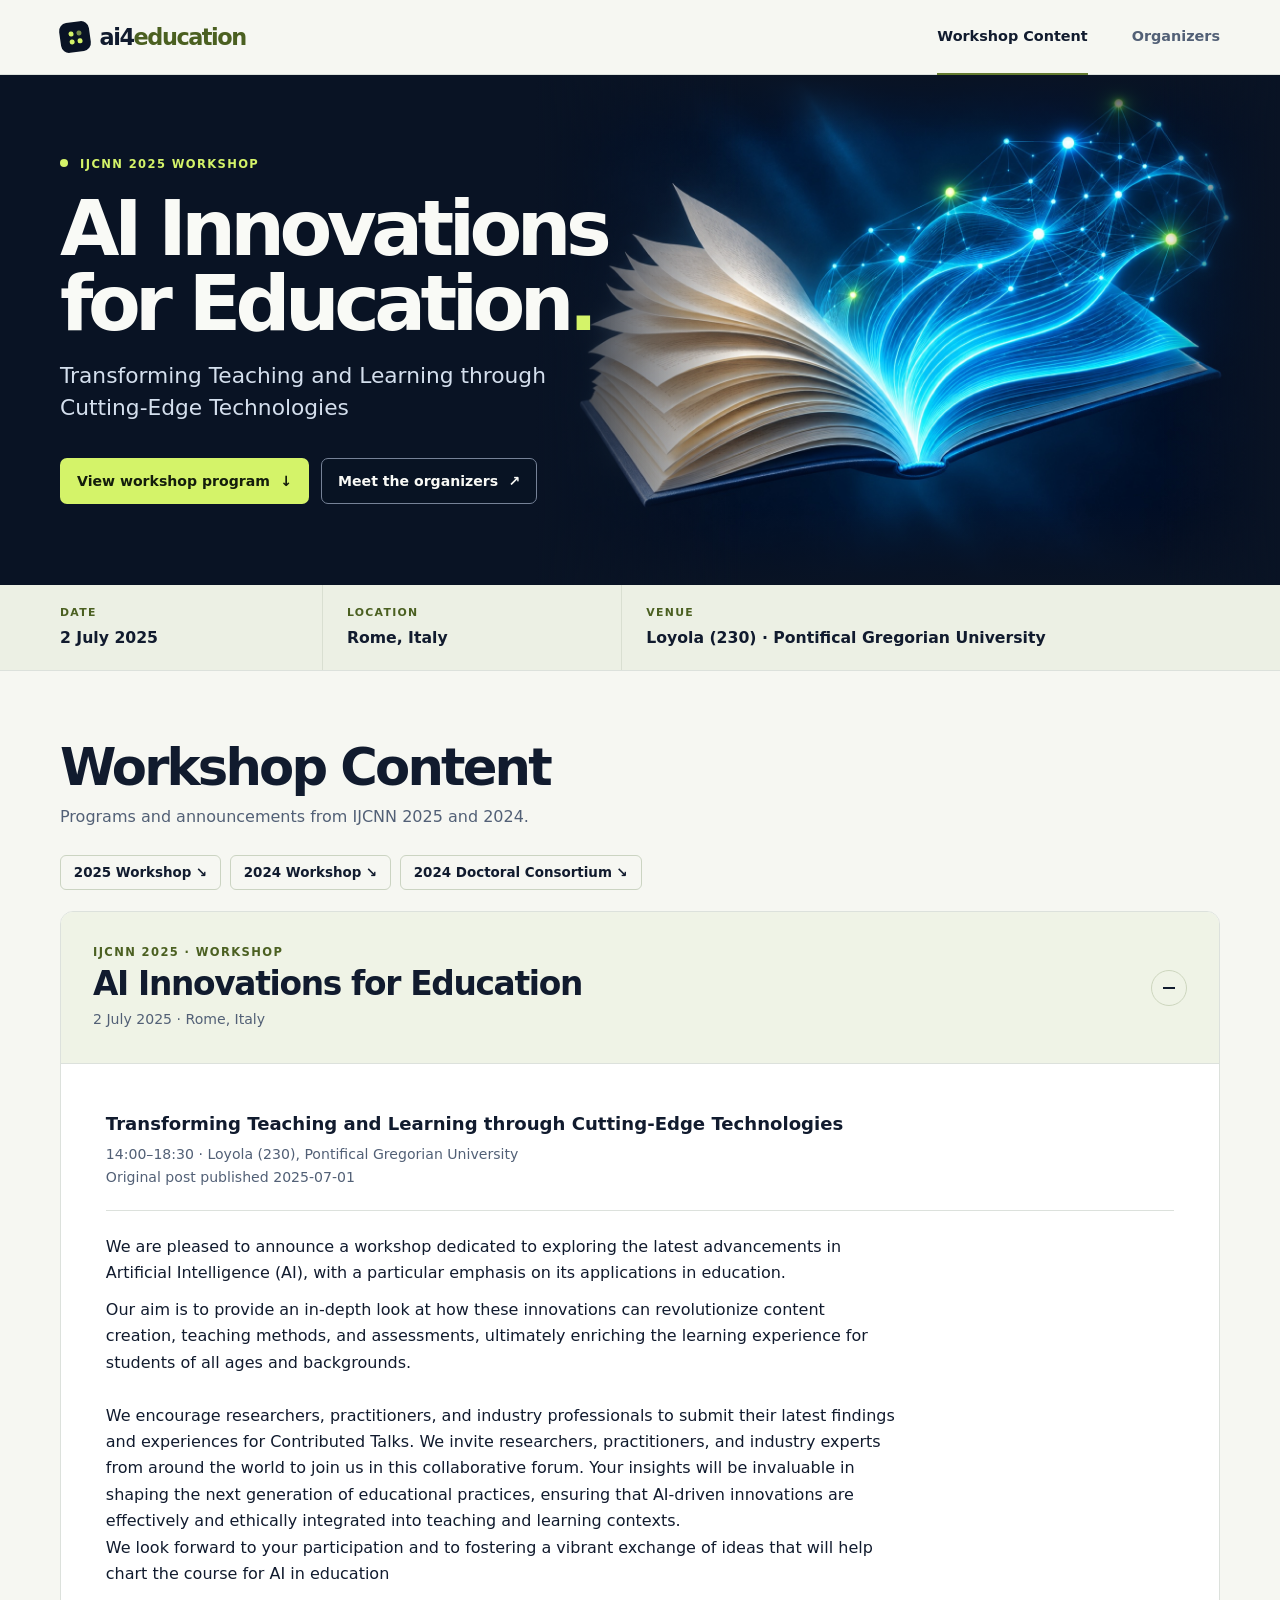
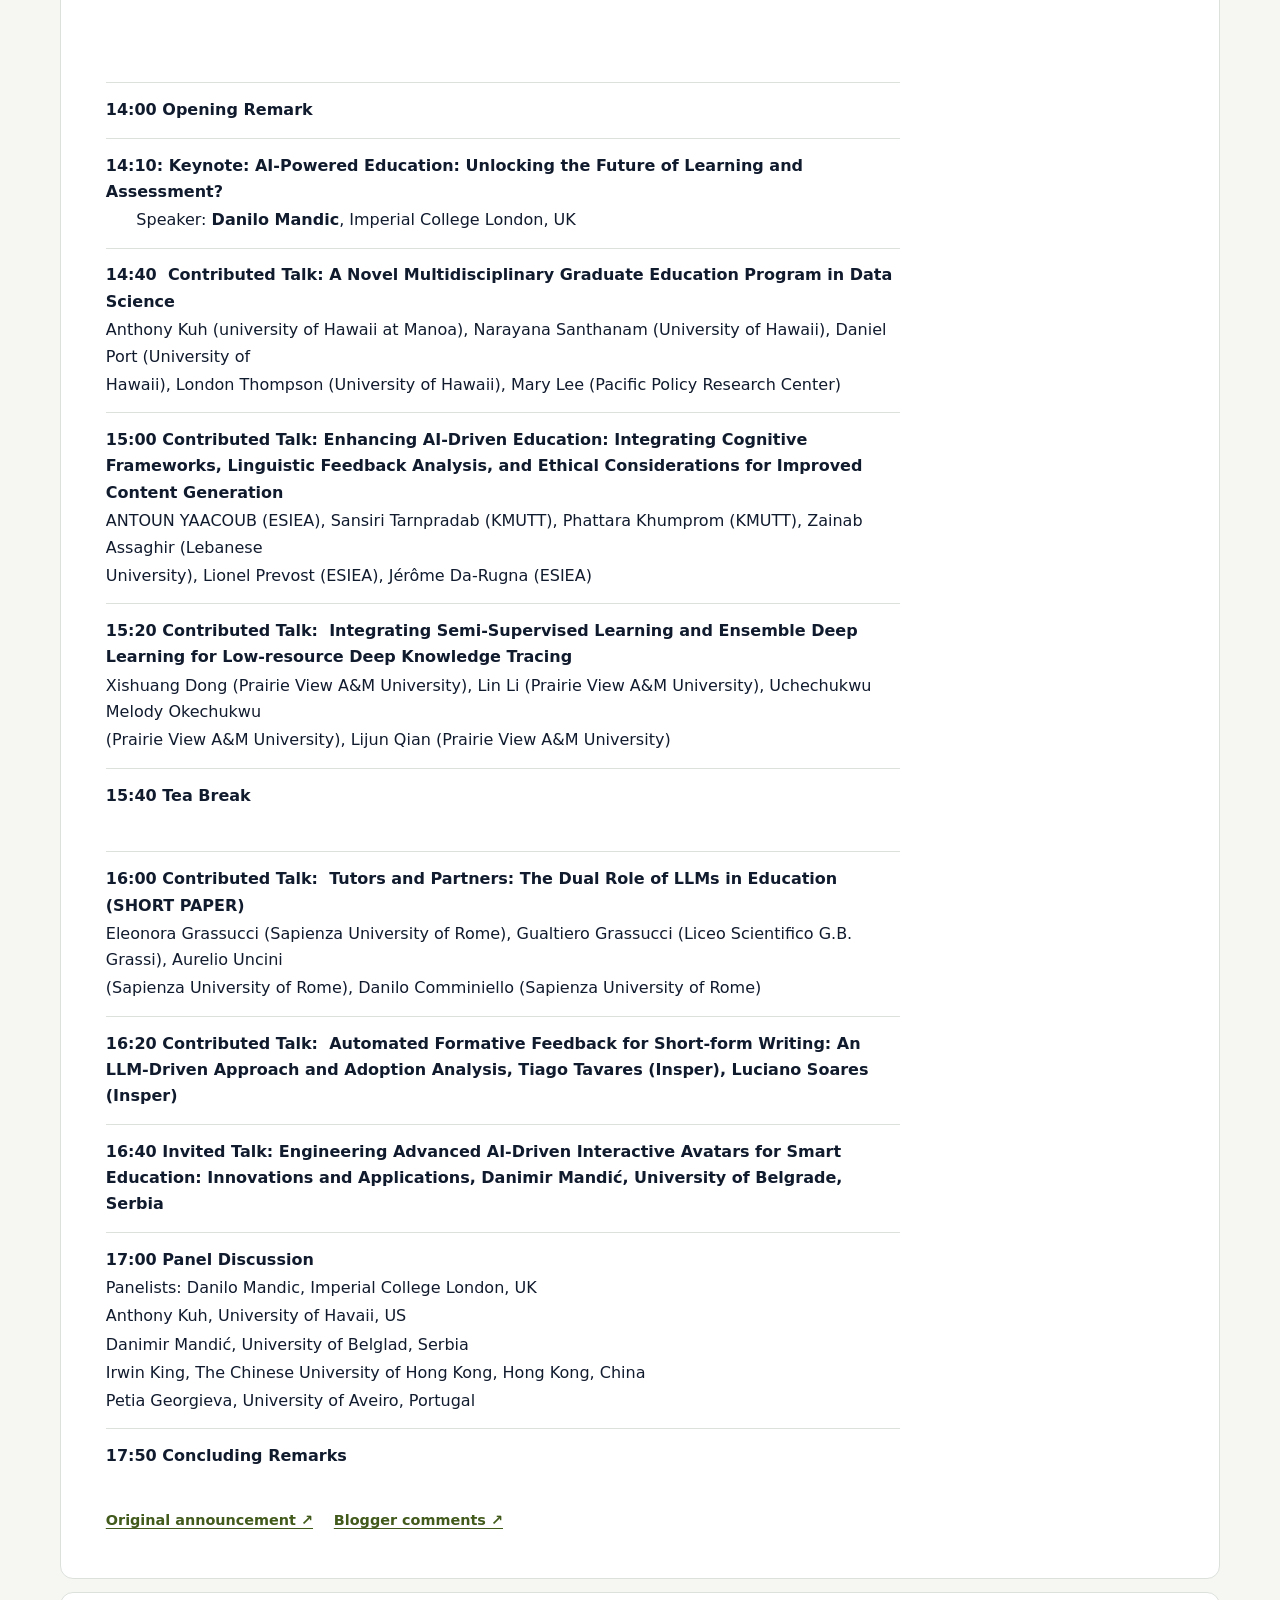
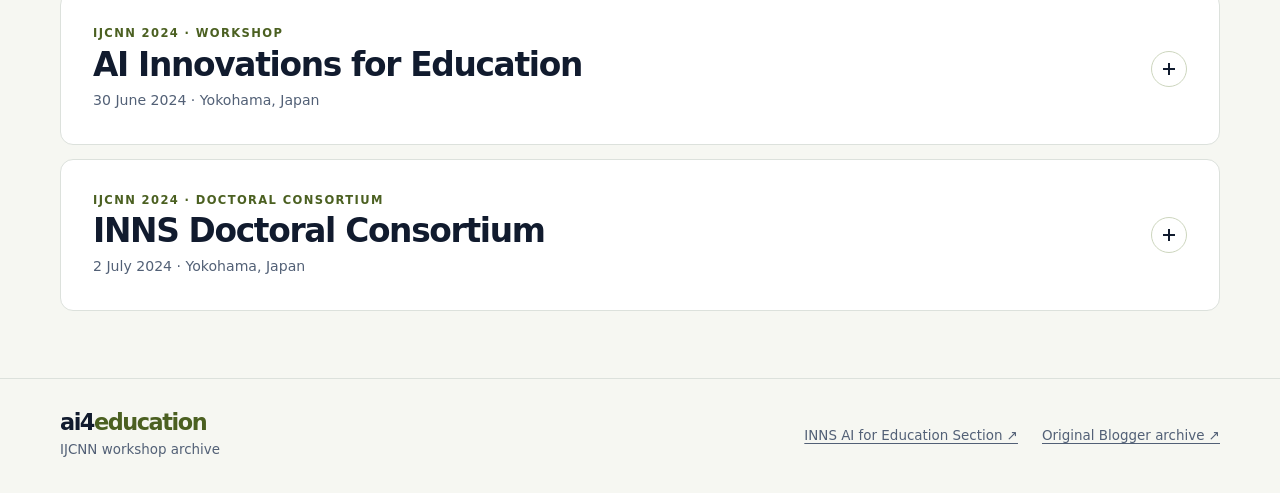
<file: index.html>
<!doctype html>
<html lang="en">
<head>
  <meta charset="utf-8">
  <meta name="viewport" content="width=device-width, initial-scale=1">
  <meta name="description" content="IJCNN workshops on AI Innovations for Education and the INNS Doctoral Consortium archive.">
  <meta name="theme-color" content="#f6f7f2">
  <title>Workshop Content | ai4education</title>
  <link rel="stylesheet" href="./assets/site.css">
  <script src="./assets/site.js" defer></script>
</head>
<body>
<a class="skip" href="#main">Skip to content</a>
<header class="site-header">
  <div class="wrap topbar">
    <a class="brand" href="./index.html"><span class="brand-mark" aria-hidden="true"><i></i><i></i><i></i><i></i></span>ai4<span>education</span></a>
    <nav aria-label="Main navigation">
      <a href="./index.html" aria-current="page">Workshop Content</a>
      <a href="./organizers.html">Organizers</a>
    </nav>
  </div>
</header>
<main id="main">

<section class="hero" aria-labelledby="workshop-title">
  <div class="wrap hero-inner">
    <div class="hero-copy">
      <p class="eyebrow"><span class="signal"></span> IJCNN 2025 Workshop</p>
      <h1 id="workshop-title">AI Innovations<br>for Education<span>.</span></h1>
      <p class="hero-description">Transforming Teaching and Learning through Cutting-Edge Technologies</p>
      <div class="hero-actions">
        <a class="button button-primary" href="#rome-2025">View workshop program <span aria-hidden="true">↓</span></a>
        <a class="button button-ghost" href="./organizers.html">Meet the organizers <span aria-hidden="true">↗</span></a>
      </div>
    </div>
    <div class="hero-art"><img src="./assets/hero.jpg" width="1550" height="1162" alt=""></div>
  </div>
</section>
<div class="event-strip">
  <div class="wrap fact-grid">
    <div><span>DATE</span><strong>2 July 2025</strong></div>
    <div><span>LOCATION</span><strong>Rome, Italy</strong></div>
    <div><span>VENUE</span><strong>Loyola (230) · Pontifical Gregorian University</strong></div>
  </div>
</div>
<section class="wrap content-section" aria-labelledby="content-title">
  <header class="section-header"><div><h2 id="content-title">Workshop Content</h2><p>Programs and announcements from IJCNN 2025 and 2024.</p></div></header>
  <nav class="event-nav" aria-label="Workshop archive">
    <a href="#rome-2025">2025 Workshop <span aria-hidden="true">↘</span></a>
    <a href="#yokohama-2024">2024 Workshop <span aria-hidden="true">↘</span></a>
    <a href="#doctoral-2024">2024 Doctoral Consortium <span aria-hidden="true">↘</span></a>
  </nav>
  <details class="event" id="rome-2025" open>
  <summary>
    <span class="event-summary">
      <span class="eyebrow">IJCNN 2025 · Workshop</span>
      <span class="event-name">AI Innovations for Education</span>
      <span class="event-date"><time datetime="2025-07-02">2 July 2025</time> · Rome, Italy</span>
    </span>
    <span class="expand" aria-hidden="true"></span>
  </summary>
  <article class="event-body" aria-label="IJCNN 2025 · Workshop">
    <header class="article-header">
      <p>Transforming Teaching and Learning through Cutting-Edge Technologies</p>
      <span>14:00–18:30 · Loyola (230), Pontifical Gregorian University</span>
      <span>Original post published <time datetime="2025-07-01">2025-07-01</time></span>
    </header>
    <div class="original-body">
<div><p>We are pleased to announce a workshop dedicated to exploring the latest advancements in Artificial Intelligence (AI), with a particular emphasis on its applications in education. </p></div><div><div><div><p>Our aim is to provide an in-depth look at how these innovations can revolutionize content creation, teaching methods, and assessments, ultimately enriching the learning experience for students of all ages and backgrounds.<br><br>We encourage researchers, practitioners, and industry professionals to submit their latest findings and experiences for Contributed Talks. We invite researchers, practitioners, and industry experts from around the world to join us in this collaborative forum. Your insights will be invaluable in shaping the next generation of educational practices, ensuring that AI-driven innovations are effectively and ethically integrated into teaching and learning contexts.<br>We look forward to your participation and to fostering a vibrant exchange of ideas that will help chart the course for AI in education</p></div></div></div><p><strong><br></strong></p><p><strong><br></strong></p><div class="agenda"><div class="agenda-row"><p><strong>14:00 Opening Remark</strong></p></div><div class="agenda-row"><p><strong>14:10: Keynote:</strong> AI-Powered Education: Unlocking the Future of Learning and Assessment?</p><p>      Speaker: <strong>Danilo Mandic</strong>, Imperial College London, UK</p></div><div class="agenda-row"><p><strong>14:40 </strong> <strong>Contributed Talk</strong>: A Novel Multidisciplinary Graduate Education Program in Data Science</p><p>Anthony Kuh (university of Hawaii at Manoa), Narayana Santhanam (University of Hawaii), Daniel Port (University of</p><p>Hawaii), London Thompson (University of Hawaii), Mary Lee (Pacific Policy Research Center)</p></div><div class="agenda-row"><p><strong>15:00 Contributed Talk</strong>: Enhancing AI-Driven Education: Integrating Cognitive Frameworks, Linguistic Feedback Analysis, and Ethical Considerations for Improved Content Generation</p><p>ANTOUN YAACOUB (ESIEA), Sansiri Tarnpradab (KMUTT), Phattara Khumprom (KMUTT), Zainab Assaghir (Lebanese</p><p>University), Lionel Prevost (ESIEA), Jérôme Da-Rugna (ESIEA)</p></div><div class="agenda-row"><p><strong>15:20 Contributed Talk:</strong>  Integrating Semi-Supervised Learning and Ensemble Deep Learning for Low-resource Deep Knowledge Tracing</p><p>Xishuang Dong (Prairie View A&amp;M University), Lin Li (Prairie View A&amp;M University), Uchechukwu Melody Okechukwu</p><p>(Prairie View A&amp;M University), Lijun Qian (Prairie View A&amp;M University)</p></div><div class="agenda-row"><p><strong>15:40 Tea Break</strong></p><p><strong><br></strong></p></div><div class="agenda-row"><p><strong>16:00 Contributed Talk</strong>:  Tutors and Partners: The Dual Role of LLMs in Education (SHORT PAPER)</p><p>Eleonora Grassucci (Sapienza University of Rome), Gualtiero Grassucci (Liceo Scientifico G.B. Grassi), Aurelio Uncini</p><p>(Sapienza University of Rome), Danilo Comminiello (Sapienza University of Rome)</p></div><div class="agenda-row"><p><strong>16:20 Contributed Talk</strong>:  Automated Formative Feedback for Short-form Writing: An LLM-Driven Approach and Adoption Analysis, Tiago Tavares (Insper), Luciano Soares (Insper)</p></div><div class="agenda-row"><p><strong>16:40 Invited Talk:</strong> Engineering Advanced AI-Driven Interactive Avatars for Smart Education: Innovations and Applications, Danimir Mandić, University of Belgrade, Serbia</p></div><div class="agenda-row"><p><strong>17:00 Panel Discussion</strong></p><p>Panelists: Danilo Mandic, Imperial College London, UK</p><p>Anthony Kuh, University of Havaii, US</p><p>Danimir Mandić, University of Belglad, Serbia</p><p>Irwin King, The Chinese University of Hong Kong, Hong Kong, China</p><p>Petia Georgieva, University of Aveiro, Portugal</p></div><div class="agenda-row"><p><strong>17:50 Concluding Remarks</strong></p>
</div></div></div>

    <div class="source-links"><a href="https://ai4edu.blogspot.com/2025/07/ijcnn-2025-workshop-on-ai-innovations.html">Original announcement ↗</a><a href="https://ai4edu.blogspot.com/2025/07/ijcnn-2025-workshop-on-ai-innovations.html#comments">Blogger comments ↗</a></div>
  </article>
</details><details class="event" id="yokohama-2024">
  <summary>
    <span class="event-summary">
      <span class="eyebrow">IJCNN 2024 · Workshop</span>
      <span class="event-name">AI Innovations for Education</span>
      <span class="event-date"><time datetime="2024-06-30">30 June 2024</time> · Yokohama, Japan</span>
    </span>
    <span class="expand" aria-hidden="true"></span>
  </summary>
  <article class="event-body" aria-label="IJCNN 2024 · Workshop">
    <header class="article-header">
      <p>Transforming Teaching and Learning through Cutting-Edge Technologies</p>
      <span>08:30–12:40 · Room 423, Pacifico Yokohama Conference Center</span>
      <span>Original post published <time datetime="2024-06-25">2024-06-25</time></span>
    </header>
    <div class="original-body">
<p> IJCNN 2024 Workshop: AI Innovations for Education: Transforming Teaching and Learning through Cutting-Edge Technologies</p><div><br><p>Time: 8:30 - 12:40,  Sunday, 30 June, 2024</p><p>Venue: Room 423, Pacifico Yokoyama Conference Center</p><br><br><br><h3>Overview</h3><p>In this workshop, we will explore the latest advancements in AI technology, with a particular focus on its applications in education. Our aim is to provide an in-depth understanding of how these innovations can revolutionize content creation, teaching methods, and assessments. Topics may include Augmented Reality (AR), Virtual Reality (VR), Gamification, Generative AI for content creation, language learning, administrative task automation, accessibility, automated grading and assessment systems, and Intelligent Tutoring Systems.</p><p>We will also discuss the practical challenges and ethical considerations related to integrating AI in education. This includes the potential impact of AI on job roles within the education sector, how AI can complement rather than replace teachers, and the importance of developing AI literacy among educators. The need for ongoing research and development in this field will also be emphasized.</p><p>The workshop will feature a keynote, a panel discussion, and invited talks. The keynote will underscore the workshop's theme, while the panel will probe into the future of AI in education, exploring potential advancements and their advantages for both educators and students. Invited talks will envision a future where AI holds a substantial role in education and discuss how we can prepare for this change.</p><p>Remember, the future of education lies at the crossroads of pedagogy and technology. Join us as we venture into this exciting future.</p><p>Program Co-chairs</p><h4>Zenglin Xu,  Fudan University, China</h4><h4>Eyad Elyan, Robert Gordon University, UK</h4><h3>Honorary Co-chairs</h3><div><div><h4>Danilo Mandic, Imperial College London, UK</h4><h4>Irwin King, The Chinese University of Hong Kong, Hong Kong SAR</h4></div></div><h3>Schedule</h3><h3><strong></strong></h3><p>8:30 — 8:40: Opening Remarks</p><p>8:40 — 9:30: Keynote: AI Innovations in Education: An Exploration of Current Trends and Future Directions,  Irwin King</p><p>9:30 — 10:00: Invited Talk: Work Smart, Play Smarter, Jonathan Chan</p><p>10:00 — 10:30: Invited Talk: Beyond Large Memory Models: The need for thinking, Thomas Trappenberg</p><p>10:30 — 10:50: Coffee Break</p><p>10:50 — 11:30: Keynote: Innovation Starts with Education: The opportunities with Generative AI, Danilo Mandic</p><p>11:30 — 12:00: Invited Talk: Active Learning &amp; ChatGPT, Petia Georgieva</p><p>12:00 — 12:40: Panel Discussion</p><h3>More information can be found at <a href="https://ai4edu.blogspot.com/2024/06/ijcnn-2024-workshop-ai-innovations-for.html">https://ai4edu.blogspot.com/2024/06/ijcnn-2024-workshop-ai-innovations-for.html</a></h3><h3>Speakers</h3><ol><li><p>Irwin King, The Chinese University of Hong Kong, Hong Kong SAR</p></li><li><p>Danilo Mandic, Imperial College London, United Kingdom</p></li><li><p>Petia Georgieva, University of Aveiro, Portugal</p></li><li><p>Jonathan Chan, King Mongkut's University of Technology Thonburi, Thailand</p></li><li><p>Thomas Trappenberg, Dalhousie University, Canada</p></li></ol><h3>Keynote </h3><h4>Title:  AI Innovations in Education: An Exploration of Current Trends and Future Directions</h4><h4>Speaker: Irwin King, The Chinese University of Hong Kong, Hong Kong SAR</h4><h4>Abstract:</h4><p>Artificial Intelligence (AI) has made a significant impact on education in recent years. This presentation will explore the current landscape of AI in teaching and learning, focusing on innovative applications. These include Generative AI for content creation, intelligent tutoring systems, adaptive personalized learning platforms, AR/VR technologies for education, automated essay grading, and intelligent assessment tools. We will also discuss challenges such as potential job market disruptions due to automation and the need for re-skilling educators. Other concerns such as impediments to the learning process, hindrances to critical thinking and creativity, etc. will also be addressed. By examining these trends and challenges, we aim to shape the future of education, ensuring that AI is used effectively to optimize teaching and learning experiences for both students and educators.</p><h4>Biography: </h4><p>Prof. Irwin King is a Professor of Computer Science &amp; Engineering at The Chinese University of Hong Kong. His research interests include machine learning, social computing, AI, data mining, and multimedia information processing. He is an IEEE Fellow and an ACM Distinguished Member. He has received numerous awards and recognitions, including the Test of Time Awards, Best Paper Award, Global AI List, and Outstanding Achievement Award for his contributions to social computing with machine learning. He received his B.Sc degree from the California Institute of Technology (Caltech), Pasadena, and his M.Sc and Ph.D. in Computer Science from the University of Southern California (USC), Los Angeles.</p><h4>Title:  Innovation Starts with Education: The opportunities with Generative AI</h4><h4>Speaker: Danilo Mandic, Imperial College London, UK</h4><h4>Abstract: </h4><p>The challenges of AI in education are significant but also offer unprecedented opportunities, and this requires ongoing dialogue, research, and investment to ensure that AI is used in a way that benefits students, educators, and society as a whole – the subject of this Special Panel.  In addition, the democratization of AI resources, through open-source AI code platforms and LLMs, promises to decrease the gap between the developed and developing countries, leading to a larger and more diverse high-achieving, and highly skilled workforce in Neural Networks, Computational Intelligence and related areas. All this also naturally leads to questions about the importance of some classic mathematically oriented subjects in modern education. In other words, it cannot be assumed that students will be able to appreciate the scope and relevance of their courses without explicitly building a bridge between the material in lessons and cutting-edge research, together with the societal and practical impact of their degree – a fertile ground for a more widespread involvement of AI. Another envisaged legacy of this Special Panel will be its role as a vehicle to increase the interest among academics, practitioners, and relevant industries in contributing to the dissemination and discussion of best education practices, that is, to help create an international community around the leadership of the International Neural Network Society in Generative AI for Science and Engineering Education, and to facilitate convergence of educational material with other non-technical disciplines.</p><h4>Biography:</h4><p>Danilo P. Mandic is a Professor of Machine Intelligence with Imperial College London, UK, and has been working in the areas of machine intelligence, statistical signal processing, big data, data analytics on graphs,  bioengineering, and financial modeling. He is a Fellow of the IEEE and the current President of the International Neural Networks Society (INNS). Dr Mandic is a Director of the Financial Machine Intelligence Lab at Imperial, and has more than 600 publications in international journals and conferences. He has published two research monographs on neural networks, entitled “Recurrent Neural Networks for Prediction'', Wiley 2001, and “Complex Valued Nonlinear Adaptive Filters: Noncircularity, Widely Linear and Neural models”, Wiley 2009 (both first books in their respective areas), and has co-edited books on Data Fusion (Springer 2008) and Neuro- and Bio-Informatics (Springer 2012). He has also co-authored a two-volume research monograph on tensor networks for Big Data, entitled “Tensor Networks for Dimensionality Reduction and Large Scale Optimization” (Now Publishers, 2016 and 2017), and more recently a research monograph on Data Analytics on Graphs (Now Publishers, 2021). </p><p>Dr Mandic is a 2019 recipient of the Dennis Gabor Award for "Outstanding Achievements in Neural Engineering", given by the International Neural Networks Society. He is the 2023 Winner of The Prize Paper Award, given by the IEEE Engineering in Medicine and Biology Society for his Smart Helmet article, the 2018 winner of the Best Paper Award in IEEE Signal Processing Magazine for his article on tensor decompositions for signal processing applications, and the 2021 winner of the Outstanding Paper Award in the International Conference on Acoustics, Speech and Signal Processing (ICASSP) series of conferences. Dr Mandic served in various roles in the Word Congress on Computational Intelligence (WCCI) and International Joint Conference on Neural Networks (IJCNN) series of conferences, and as an Associate Editor for IEEE Transactions on Neural Networks and Learning Systems, IEEE Signal Processing Magazine and IEEE Transactions on Signal Processing. He has given more than 80 Keynote and Tutorial lectures in international conferences and was appointed by the World University Service (WUS), as a Visiting Lecturer within the Brain Gain Program (BGP), in 2015. </p><p>Danilo is currently serving as a Distinguished Lecturer for the IEEE Computational Society and a Distinguished Lecturer for the IEEE Signal Processing Society. Dr Mandic is a 2014 recipient of the President Award for Excellence in Postgraduate Supervision at Imperial College and holds six patents.</p><br><h3>Invited Talks</h3><h4>Title: Active Learning &amp; ChatGPT</h4><h4>Speaker: Petia Georgieva, University of Aveiro, Portugal</h4><h4>Abstract:</h4><p>Traditional teaching methods (e.g. theoretical lectures) are getting less efficient.  Students make use of available digital contents (Virtual/Digital assistants) to learn by themselves. What is our role (human teachers , educators, mentors) ?  In this talk I will share my recent experience on preparation of active learning moments with AI-powered chatbot (ChatGPT). Anything course-related that all students in a class session are called upon to do other than simply watching, listening and taking notes is named active learning. Incorporating ChatGPT in active moments can promote critical spirit, the ability to analyze, evaluate and question information, ideas or situations in a reflective and independent way. </p><br><p>Biography: </p><p>Petia Georgieva is Professor of Machine Learning in the Department of Electronics Telecommunications and Informatics (DETI) at University of Aveiro, Portugal and senior researcher in the Institute of Electronics Engineering and Telematics of Aveiro (IEETA), Portugal. Her research interests include machine learning, deep learning and data mining with strong application focus on image processing, wireless communications, brain computer interfaces. She holds Master and PhD degrees in Control System Engineering from Technical University of Sofia (TUS) and PhD degree in Computer Science from Faculty of Engineering of University of Porto (FEUP), Portugal in 2003.</p><h4>Title: Work Smart, Play Smarter</h4><h4>Speaker: Jonathan Chan, King Mongkut’s University of Technology Thonburi, Thailand</h4><h4>Abstract:</h4><p>Artificial Intelligence (AI) is driving an evolution in education globally. Are we ready for it? Should we allow it to happen? Let's start by playing a little game and guess what prompt(s) was/were used to generate the following paragraphs.</p><p>In the rapidly evolving landscape of education, Artificial Intelligence (AI) emerges as a transformative force, promising to redefine how we learn, teach, and engage with knowledge. This talk, "Work Smart, Play Smarter," delves into the intersection of AI and education, exploring its potential to revolutionize traditional methods and foster a more personalized learning experience.</p><p>AI in education encompasses a spectrum of innovations, from intelligent tutoring systems that adapt to individual learning styles to predictive analytics that optimize educational outcomes. By harnessing AI, educators can identify gaps in understanding, tailor content delivery, and provide timely interventions, thereby enhancing student engagement and performance.</p><p>Moreover, AI empowers learners by offering interactive simulations, virtual mentors, and immersive experiences that transcend physical boundaries and constraints. This talk will examine case studies where AI has democratized access to education, bridging gaps in resource distribution and catering to diverse learning needs worldwide.</p><p>As we navigate this era of rapid technological advancement, understanding the ethical implications and ensuring equitable access to AI-driven educational tools are crucial topics for discussion. By embracing AI thoughtfully and innovatively, we can work smart to create a more inclusive and effective educational ecosystem, where every learner can play smarter and achieve their full potential.</p><h4>Biography:</h4><p>Dr. Jonathan H. Chan is an Associate Professor of Computer Science at the School of Information Technology, King Mongkut's University of Technology Thonburi (KMUTT), Thailand. Jonathan holds a B.A.Sc., M.A.Sc., and Ph.D. degree from the University of Toronto and was a visiting professor back there on several occasions. He also holds a status as a visiting scientist at The Centre for Applied Genomics at Sick Kids Hospital in Toronto. Jonathan is the Director of the Innovative Cognitive Computing (IC2) Research Center at KMUTT. In addition, he is a founding member and a past Chair of the IEEE-CIS Thailand Chapter, the current President (2023-2024) of the Asia Pacific Neural Network Society (APNNS), and a senior member of IEEE, ACM, INNS, and APNNS. His research interests include intelligent systems, cognitive computing, biomedical informatics, and data science and machine learning in general.</p><br><h4>Title: Beyond Large Memory Models: The need for thinking</h4><h4>Speaker: Thomas Trappenberg, Dalhousie University, Canada</h4><h4>Abstract:</h4><p>Education is in need of dramatic adjustments. This is rooted in many recent developments including the availability of what seems to be infinite resources on the internet and the abilities of Large Memory Models that include LLMs to automate technical tasks such as programming and writing assays. The social isolation and online teaching during COVID also highlighted some larger problems in our educational system. While having advanced tools is a strong asset that we need to utilize, the strong technical abilities of these tools allow and require a new focus in our educational curriculum. Critical thinking seems increasingly an important aspect, and I will highlight this with some of my experiences while teaching machine learning for over the last 30 years. I will then make a case that a rethinking of evaluations is a key element for the necessary change.</p><h4>Biography:</h4><p>Dr. Thomas Trappenberg is professor of computer science at Dalhousie University in Halifax, Canada. With a PhD in theoretical Physics from Aachen University, Germany, he has been a postdoctoral fellow at the RIKEN Brain Science Institute and at Oxford University. He is also the Director of AI at Alentic Microscience Inc, a company that develops a lensless microscope for portable blood analysis. Thomas is the author of the text books Fundamental of computational Neuroscience and Fundamentals of Machine Learning, both published at Oxford University Press.</p><h3>Panel Discussion</h3><ol><li><h4>Topics</h4></li></ol><p>How will AI shape the future of Education? How to Balance AI and Human Interaction? What are the benefits and potential harms to society? What are the suggestions to educators and policy makers?</p><ol><li><h4>Panelists</h4></li></ol><div><ul><li>Irwin King, The Chinese University of Hong Kong, Hong Kong SAR</li><li>Danilo Mandic, Imperial College London, United Kingdom</li><li>Petia Georgieva, University of Aveiro, Portugal</li><li>Jonathan Chan, King Mongkut's University of Technology Thonburi, Thailand</li><li>Thomas Trappenberg, Dalhousie University, Canada</li></ul></div></div>
</div>

    <div class="source-links"><a href="https://ai4edu.blogspot.com/2024/06/ijcnn-2024-workshop-ai-innovations-for.html">Original announcement ↗</a><a href="https://ai4edu.blogspot.com/2024/06/ijcnn-2024-workshop-ai-innovations-for.html#comments">Blogger comments ↗</a></div>
  </article>
</details><details class="event" id="doctoral-2024">
  <summary>
    <span class="event-summary">
      <span class="eyebrow">IJCNN 2024 · Doctoral Consortium</span>
      <span class="event-name">INNS Doctoral Consortium</span>
      <span class="event-date"><time datetime="2024-07-02">2 July 2024</time> · Yokohama, Japan</span>
    </span>
    <span class="expand" aria-hidden="true"></span>
  </summary>
  <article class="event-body" aria-label="IJCNN 2024 · Doctoral Consortium">
    <header class="article-header">
      
      <span>16:40–18:40</span>
      <span>Original post published <time datetime="2024-06-30">2024-06-30</time></span>
    </header>
    <div class="original-body">
<p>The International Neural Network Society (INNS) Doctoral Consortium is a premier event for Ph.D. students to showcase their research, receive valuable feedback, and network with established AI researchers. This consortium targets Ph.D. students who are approximately midway through their programs, providing them with a unique opportunity to engage with a select panel of experienced AI researchers from INNS.</p><h3>Objectives</h3><p>The primary objectives of the consortium are for selected Ph.D. students to:</p><ul><li><strong>Gain Insights and Perspectives:</strong> Obtain new ideas and diverse perspectives on their research directions.</li><li><strong>Build Networks:</strong> Form lasting friendships with fellow attendees, fostering a supportive cohort of emerging scholars committed to collaborative research.</li><li><strong>Mentorship Opportunities:</strong> Each student will be paired with a senior researcher to discuss their research and career aspirations.</li></ul><h3>Application Requirements</h3><p>Interested Ph.D. students should prepare a presentation slide (maximum 2 pages) that includes:</p><ol><li><strong>Research Directions or Challenges:</strong> Describe the main research topics or challenges being investigated, such as potential thesis topics.</li><li><strong>Contributions:</strong> Highlight specific contributions made to the research direction.</li><li><strong>Future Work:</strong> Outline the directions for the remaining work.</li></ol><p>In addition to the presentation slide, applicants should submit their CV. Please send these materials to Zenglin Xu at <a href="mailto:zenglin@gmail.com">zenglin@gmail.com</a> and Marcus Liwicki at marcus.liwicki@ltu.se before 1 PM, July 2nd, 2024 .</p><p>Date: July 2nd, 2024</p><p>Time: 16:40-18:40</p><p>Venue: Room 411+4124</p><h3>Special Invitation</h3><p>Travel grant winners who are pursuing Ph.D. degrees are especially encouraged to present their research. Other Ph.D. students are also welcome to attend and participate in the event.</p><p>Join us for this enriching experience to advance your research, gain valuable insights, and expand your professional network within the AI research community.</p><h3>Schedule</h3><div>4:40 PM -- 4:50 PM: Introduction &amp; Welcome Speech, Zenglin Xu and Danilo Mandic</div><div>4:50 PM -- 5:20 PM:  The PhD -- Facts and Myths </div><div>5:20 PM --  5:50 PM: Student Presentations</div><div>5:50 PM -- 6:10 PM: Group Discussion</div><div>6:10 PM --    Reflection</div><div><strong>Doctoral Students</strong></div><br>Jingying Gao<br>Amanda Horzyk<br>Pengqing Shi<br>Tianyu Xiang<br>Jiaqiang Jiang<br> Yih-Ning Huang<br>Farzaneh Nikbakhtsarvestani <div><strong>Mentors</strong></div><div>Danilo Mandic, Imperial College London<br>Irwin King,  The Chinese University of Hong Kong<br>Marcus Liwicki,  Luleå University of Technology<br>Pétia Georgieva, University of Aveiro<br>Huajin Tang, Zhejiang University</div><div>Thomas Trappenberg, Dalhousie University<br>Zenglin Xu, Fudan University<br><div><br><div><h3>Special Invitation</h3></div></div></div>
</div>

    <div class="source-links"><a href="https://ai4edu.blogspot.com/2024/06/inns-doctoral-consortium-at-ijcnn-2024.html">Original announcement ↗</a><a href="https://ai4edu.blogspot.com/2024/06/inns-doctoral-consortium-at-ijcnn-2024.html#comments">Blogger comments ↗</a></div>
  </article>
</details>
</section>

</main>
<footer class="site-footer">
  <div class="wrap footer-inner">
    <div><a class="brand" href="./index.html">ai4<span>education</span></a><p>IJCNN workshop archive</p></div>
    <div class="footer-links"><a href="https://neural.memberclicks.net/ai-for-education-section-meeting">INNS AI for Education Section ↗</a><a href="https://ai4edu.blogspot.com/">Original Blogger archive ↗</a></div>
  </div>
</footer>
</body>
</html>
</file>
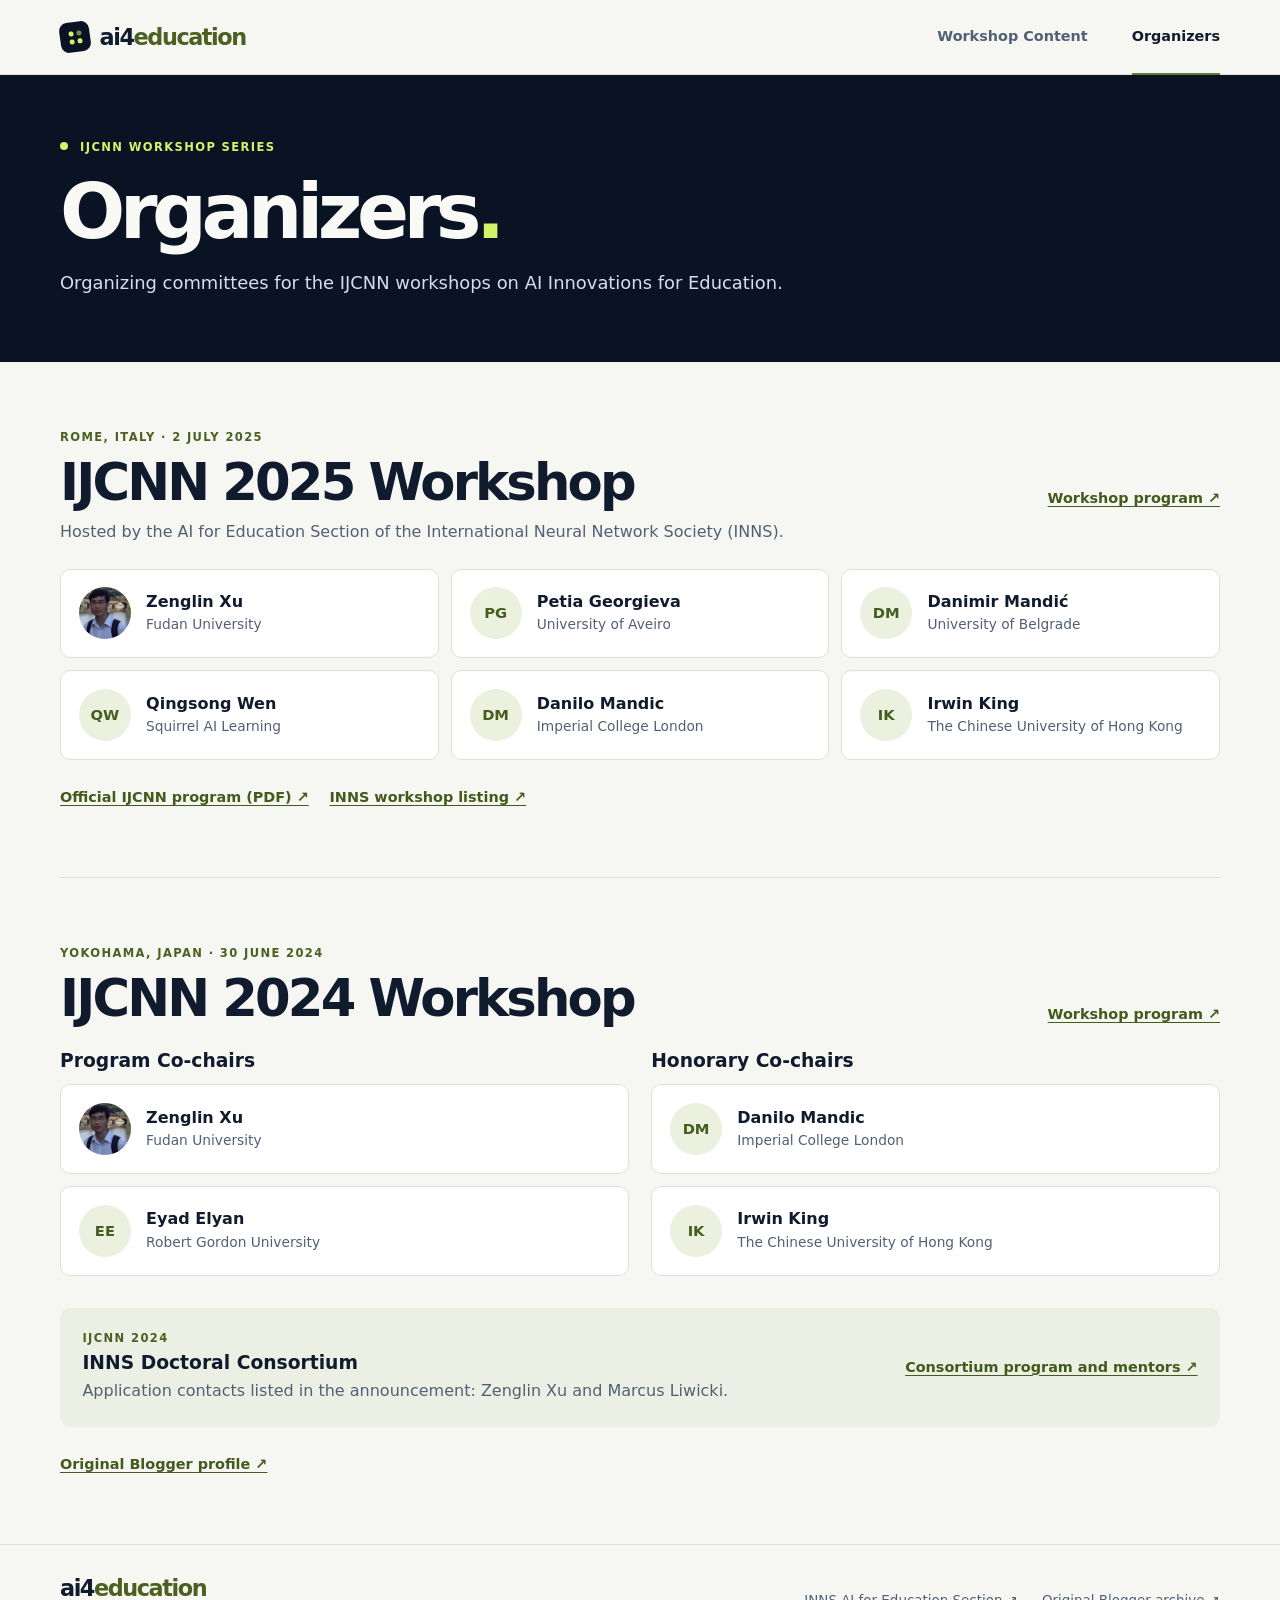
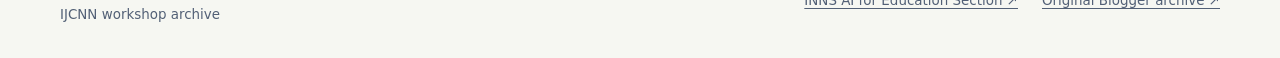
<file: organizers.html>
<!doctype html>
<html lang="en">
<head>
  <meta charset="utf-8">
  <meta name="viewport" content="width=device-width, initial-scale=1">
  <meta name="description" content="Organizers and chairs of the IJCNN 2025 and 2024 workshops on AI Innovations for Education.">
  <meta name="theme-color" content="#f6f7f2">
  <title>Organizers | ai4education</title>
  <link rel="stylesheet" href="./assets/site.css">
  <script src="./assets/site.js" defer></script>
</head>
<body>
<a class="skip" href="#main">Skip to content</a>
<header class="site-header">
  <div class="wrap topbar">
    <a class="brand" href="./index.html"><span class="brand-mark" aria-hidden="true"><i></i><i></i><i></i><i></i></span>ai4<span>education</span></a>
    <nav aria-label="Main navigation">
      <a href="./index.html">Workshop Content</a>
      <a href="./organizers.html" aria-current="page">Organizers</a>
    </nav>
  </div>
</header>
<main id="main">

<section class="organizers-intro">
  <div class="wrap intro-inner">
    <p class="eyebrow"><span class="signal"></span> IJCNN Workshop Series</p>
    <h1>Organizers<span>.</span></h1>
    <p>Organizing committees for the IJCNN workshops on AI Innovations for Education.</p>
  </div>
</section>
<section class="wrap people-section" aria-labelledby="rome-organizers">
  <header class="section-header">
    <div><p class="eyebrow">Rome, Italy · 2 July 2025</p><h2 id="rome-organizers">IJCNN 2025 Workshop</h2></div>
    <a class="inline-link" href="./index.html#rome-2025">Workshop program ↗</a>
  </header>
  <p class="section-description">Hosted by the AI for Education Section of the International Neural Network Society (INNS).</p>
  <ul class="people"><li class="person"><img src="./assets/zenglin-xu.jpg" width="64" height="64" alt=""><div><h3>Zenglin Xu</h3><p>Fudan University</p></div></li><li class="person"><span class="initials" aria-hidden="true">PG</span><div><h3>Petia Georgieva</h3><p>University of Aveiro</p></div></li><li class="person"><span class="initials" aria-hidden="true">DM</span><div><h3>Danimir Mandić</h3><p>University of Belgrade</p></div></li><li class="person"><span class="initials" aria-hidden="true">QW</span><div><h3>Qingsong Wen</h3><p>Squirrel AI Learning</p></div></li><li class="person"><span class="initials" aria-hidden="true">DM</span><div><h3>Danilo Mandic</h3><p>Imperial College London</p></div></li><li class="person"><span class="initials" aria-hidden="true">IK</span><div><h3>Irwin King</h3><p>The Chinese University of Hong Kong</p></div></li></ul>
  <div class="source-links"><a href="https://confcats-siteplex.s3.us-east-1.amazonaws.com/ijcnn25/IJCNN_2025_Program_77b2d8aef4.pdf#page=37">Official IJCNN program (PDF) ↗</a><a href="https://neural.memberclicks.net/ai-for-education-section-meeting">INNS workshop listing ↗</a></div>
</section>
<section class="wrap people-section past" aria-labelledby="yokohama-organizers">
  <header class="section-header">
    <div><p class="eyebrow">Yokohama, Japan · 30 June 2024</p><h2 id="yokohama-organizers">IJCNN 2024 Workshop</h2></div>
    <a class="inline-link" href="./index.html#yokohama-2024">Workshop program ↗</a>
  </header>
  <div class="chair-groups">
    <section><h3>Program Co-chairs</h3><ul class="people"><li class="person"><img src="./assets/zenglin-xu.jpg" width="64" height="64" alt=""><div><h3>Zenglin Xu</h3><p>Fudan University</p></div></li><li class="person"><span class="initials" aria-hidden="true">EE</span><div><h3>Eyad Elyan</h3><p>Robert Gordon University</p></div></li></ul></section>
    <section><h3>Honorary Co-chairs</h3><ul class="people"><li class="person"><span class="initials" aria-hidden="true">DM</span><div><h3>Danilo Mandic</h3><p>Imperial College London</p></div></li><li class="person"><span class="initials" aria-hidden="true">IK</span><div><h3>Irwin King</h3><p>The Chinese University of Hong Kong</p></div></li></ul></section>
  </div>
  <div class="related">
    <div><p class="eyebrow">IJCNN 2024</p><h3>INNS Doctoral Consortium</h3><p>Application contacts listed in the announcement: Zenglin Xu and Marcus Liwicki.</p></div>
    <a class="inline-link" href="./index.html#doctoral-2024">Consortium program and mentors ↗</a>
  </div>
  <div class="source-links"><a href="https://www.blogger.com/profile/10401005655713030043">Original Blogger profile ↗</a></div>
</section>

</main>
<footer class="site-footer">
  <div class="wrap footer-inner">
    <div><a class="brand" href="./index.html">ai4<span>education</span></a><p>IJCNN workshop archive</p></div>
    <div class="footer-links"><a href="https://neural.memberclicks.net/ai-for-education-section-meeting">INNS AI for Education Section ↗</a><a href="https://ai4edu.blogspot.com/">Original Blogger archive ↗</a></div>
  </div>
</footer>
</body>
</html>
</file>
<file: assets/site.css>
:root {
  color-scheme: light;
  --paper: #f6f7f2;
  --ink: #111b2e;
  --muted: #526076;
  --line: #dce1dc;
  --navy: #091324;
  --lime: #d4f369;
  --green: #4b6021;
  --white: #fff;
  --display: "Bricolage Grotesque", Geist, Inter, system-ui, sans-serif;
  --body: "Instrument Sans", Inter, system-ui, sans-serif;
}
*, *::before, *::after { box-sizing: border-box; }
body { margin: 0; background: var(--paper); color: var(--ink); font: 16px/1.65 var(--body); }
a { color: inherit; text-underline-offset: .22em; }
a:hover { text-decoration-thickness: 2px; }
a:focus-visible, summary:focus-visible { outline: 3px solid #718b32; outline-offset: 4px; }
img { display: block; max-width: 100%; }
h1, h2, h3, h4, p { margin: 0; }
h1, h2, h3, h4 { font-family: var(--display); line-height: 1.12; }
.wrap { width: min(1160px, calc(100% - 5rem)); margin-inline: auto; }
.skip { position: fixed; top: .5rem; left: .75rem; padding: .6rem 1rem; z-index: 5; background: var(--lime); transform: translateY(-150%); }
.skip:focus { transform: none; }
.site-header { border-bottom: 1px solid var(--line); }
.topbar { min-height: 74px; display: flex; align-items: center; justify-content: space-between; gap: 1.4rem; }
.brand { display: inline-flex; align-items: center; font: 780 1.4rem/1 var(--display); letter-spacing: -.065em; text-decoration: none; white-space: nowrap; }
.brand > span:last-child { color: var(--green); }
.brand-mark { width: 30px; height: 30px; margin-right: .6rem; display: grid; grid-template: repeat(2, 5px) / repeat(2, 5px); place-content: center; gap: 3px; background: var(--navy); border-radius: 8px; transform: rotate(-8deg); }
.brand-mark i { background: var(--lime); border-radius: 50%; }
.brand-mark i:nth-child(2) { opacity: .55; }
.topbar nav { display: flex; align-items: stretch; gap: clamp(1rem, 4vw, 2.75rem); align-self: stretch; }
.topbar nav a { display: flex; align-items: center; border-bottom: 2px solid transparent; margin-bottom: -1px; text-decoration: none; font-size: .9rem; color: var(--muted); font-weight: 650; }
.topbar nav a:hover, .topbar nav a[aria-current] { color: var(--ink); border-bottom-color: #647b2f; }
.hero { overflow: hidden; isolation: isolate; background: var(--navy); color: #f9faf6; }
.hero-inner { position: relative; min-height: 510px; display: grid; grid-template-columns: 1.16fr 1fr; align-items: center; }
.hero-copy { position: relative; z-index: 1; padding-block: 5rem; }
.eyebrow { font: 730 .72rem/1.4 var(--body); text-transform: uppercase; letter-spacing: .12em; color: var(--green); }
.hero .eyebrow, .organizers-intro .eyebrow { color: var(--lime); }
.signal { display: inline-block; width: 8px; height: 8px; margin-right: .42rem; border-radius: 50%; background: currentColor; vertical-align: 1px; }
.hero h1, .organizers-intro h1 { margin: 1.2rem 0 1.15rem; font-size: clamp(3.2rem, 6vw, 6rem); letter-spacing: -.072em; line-height: .98; text-wrap: balance; }
.hero h1 span, .organizers-intro h1 span { color: var(--lime); }
.hero-description { max-width: 37ch; color: #d4dfed; font-size: clamp(1.1rem, 1.8vw, 1.36rem); line-height: 1.45; }
.hero-actions { display: flex; flex-wrap: wrap; gap: .75rem; margin-top: 2.2rem; }
.button { display: inline-flex; align-items: center; justify-content: center; gap: .65rem; min-height: 46px; border: 1px solid transparent; border-radius: 7px; padding: .62rem 1rem; text-decoration: none; font-size: .88rem; font-weight: 730; }
.button-primary { background: var(--lime); color: #141d0c; }
.button-primary:hover { background: #e2fa96; }
.button-ghost { color: #f9faf6; border-color: #768297; background: #09132470; }
.button-ghost:hover { background: #23344c; }
.hero-art { position: absolute; top: 0; bottom: 0; right: -5%; width: 64%; z-index: -1; }
.hero-art img { width: 100%; height: 100%; object-fit: cover; object-position: 57% 50%; }
.hero-art::after { position: absolute; inset: 0; content: ""; background: linear-gradient(90deg, var(--navy), transparent 28%, transparent 84%, var(--navy)), linear-gradient(0deg, var(--navy), transparent 16%, transparent 87%, var(--navy)); }
.event-strip { background: #ecf0e4; border-bottom: 1px solid var(--line); }
.fact-grid { display: grid; grid-template-columns: .7fr .8fr 1.6fr; }
.fact-grid > div { padding: 1.2rem 1.5rem; border-left: 1px solid #d9dfd1; }
.fact-grid > div:first-child { padding-left: 0; border-left: 0; }
.fact-grid span { display: block; color: var(--green); font-size: .68rem; font-weight: 780; letter-spacing: .12em; }
.fact-grid strong { display: block; margin-top: .2rem; font-size: .98rem; }
.content-section, .people-section { padding-block: 4.2rem; }
.section-header { display: flex; justify-content: space-between; align-items: flex-end; gap: 1.2rem; }
.section-header h2 { font-size: clamp(2rem, 4vw, 3.2rem); letter-spacing: -.055em; }
.section-header .eyebrow { margin-bottom: .55rem; }
.section-header p:not(.eyebrow), .section-description { color: var(--muted); margin-top: .5rem; }
.event-nav { display: flex; flex-wrap: wrap; gap: .55rem; margin: 1.55rem 0 1.3rem; }
.event-nav a { padding: .35rem .8rem; border: 1px solid #cbd4c2; border-radius: 6px; font-size: .84rem; font-weight: 680; text-decoration: none; }
.event-nav a:hover, .event-nav a[aria-current] { background: #e8eed9; border-color: #9cae7d; }
.event { border: 1px solid var(--line); border-radius: 13px; background: var(--white); margin-top: .85rem; scroll-margin-top: 1rem; }
.event summary { display: flex; justify-content: space-between; align-items: center; gap: 1rem; cursor: pointer; list-style: none; padding: clamp(1.15rem, 3vw, 2rem); border-radius: inherit; }
.event summary::-webkit-details-marker { display: none; }
.event summary:hover { background: #f5f7ee; }
.event[open] > summary { background: #eff3e6; border-bottom: 1px solid var(--line); border-radius: 12px 12px 0 0; }
.event-summary { display: grid; gap: .33rem; }
.event-name { font: 770 clamp(1.32rem, 3vw, 2.05rem)/1.12 var(--display); letter-spacing: -.04em; }
.event-date { color: var(--muted); font-size: .88rem; }
.expand { position: relative; display: grid; place-items: center; flex: 0 0 36px; width: 36px; height: 36px; border-radius: 50%; border: 1px solid #cdd6be; }
.expand::before, .expand::after { position: absolute; width: 12px; height: 2px; background: var(--ink); content: ""; }
.expand::after { transform: rotate(90deg); }
.event[open] .expand::after { display: none; }
.event-body { padding: clamp(1.15rem, 4vw, 2.8rem); }
.article-header { padding-bottom: 1.25rem; border-bottom: 1px solid var(--line); margin-bottom: 1.45rem; }
.article-header p { font-size: 1.13rem; font-weight: 700; margin-bottom: .3rem; }
.article-header span { display: block; font-size: .88rem; color: var(--muted); }
.original-body { max-width: 78ch; overflow-wrap: anywhere; }
.original-body p, .original-body ul, .original-body ol { margin-block: .65rem; }
.original-body > div + div { margin-top: .45rem; }
.original-body h3 { font-size: 1.42rem; letter-spacing: -.025em; margin: 2rem 0 .7rem; }
.original-body h4 { font-size: 1.05rem; margin: .95rem 0 .35rem; }
.original-body li { margin-block: .32rem; }
.original-body a, .source-links a, .inline-link { color: #425a1c; font-weight: 700; }
.agenda { padding-top: .7rem; }
.agenda-row { border-top: 1px solid var(--line); padding: .75rem 0; }
.agenda-row p { margin: .12rem 0; }
.agenda-row p:first-child { font-weight: 740; }
.source-links { display: flex; flex-wrap: wrap; gap: .45rem 1.3rem; margin-top: 1.6rem; font-size: .9rem; }
.organizers-intro { background: var(--navy); color: #f9faf6; }
.intro-inner { padding-block: 4rem; }
.intro-inner > p:last-child { color: #d4dfed; font-size: 1.12rem; }
.people-section.past { border-top: 1px solid var(--line); }
.people { display: grid; grid-template-columns: repeat(3, minmax(0, 1fr)); gap: .75rem; list-style: none; padding: 0; margin: 1.45rem 0 0; }
.person { display: flex; align-items: center; gap: .95rem; min-width: 0; padding: 1.12rem; border: 1px solid var(--line); border-radius: 10px; background: var(--white); }
.person img, .initials { flex: 0 0 52px; width: 52px; height: 52px; border-radius: 50%; object-fit: cover; }
.initials { display: grid; place-items: center; background: #ebf0df; color: #465d22; font-weight: 800; font-size: .92rem; }
.person h3 { font-size: 1rem; }
.person p { font-size: .86rem; line-height: 1.35; margin-top: .27rem; color: var(--muted); }
.chair-groups { display: grid; grid-template-columns: 1fr 1fr; gap: 1.4rem; margin-top: 1.5rem; }
.chair-groups .people { grid-template-columns: 1fr; margin-top: .75rem; }
.related { display: flex; justify-content: space-between; align-items: center; gap: 1rem; margin-top: 2rem; padding: 1.4rem; background: #ecf0e4; border-radius: 10px; }
.related h3 { margin-top: .4rem; }
.related p:last-child { margin-top: .3rem; color: var(--muted); }
.inline-link { font-size: .9rem; }
.site-footer { border-top: 1px solid var(--line); padding-block: 2rem; }
.footer-inner, .footer-links { display: flex; justify-content: space-between; align-items: center; flex-wrap: wrap; gap: .85rem 1.5rem; }
.footer-inner p, .footer-links { font-size: .84rem; color: var(--muted); }
@media (max-width: 960px) {
  .hero-inner { min-height: 460px; }
  .hero h1 { font-size: clamp(3rem, 7vw, 4.5rem); }
  .hero-art { right: -10%; width: 68%; }
  .people { grid-template-columns: repeat(2, minmax(0, 1fr)); }
}
@media (max-width: 660px) {
  .wrap { width: calc(100% - 2rem); }
  .topbar { min-height: 64px; gap: .65rem; }
  .brand { font-size: 1.17rem; }
  .brand-mark { display: none; }
  .topbar nav { gap: .8rem; }
  .topbar nav a { font-size: .75rem; }
  .hero-inner { display: flex; flex-direction: column; align-items: stretch; min-height: unset; }
  .hero-copy { padding: 2.9rem 0 0; }
  .hero h1 { font-size: clamp(2.75rem, 9.6vw, 4rem); }
  .hero-art { position: relative; width: 100%; right: auto; min-height: 0; aspect-ratio: 1.65; }
  .hero-art img { object-fit: contain; }
  .hero-actions { margin-top: 1.4rem; }
  .fact-grid { grid-template-columns: 1fr 1fr; }
  .fact-grid > div { padding: .85rem 0 .85rem .85rem; }
  .fact-grid > div:last-child { grid-column: 1 / -1; border-left: 0; padding-left: 0; border-top: 1px solid #d9dfd1; }
  .content-section, .people-section { padding-block: 2.5rem; }
  .people, .chair-groups { grid-template-columns: 1fr; }
  .section-header, .related { display: grid; gap: .6rem; }
  .event-body { padding: 1.1rem; }
  .intro-inner { padding-block: 2.8rem; }
}
</file>
